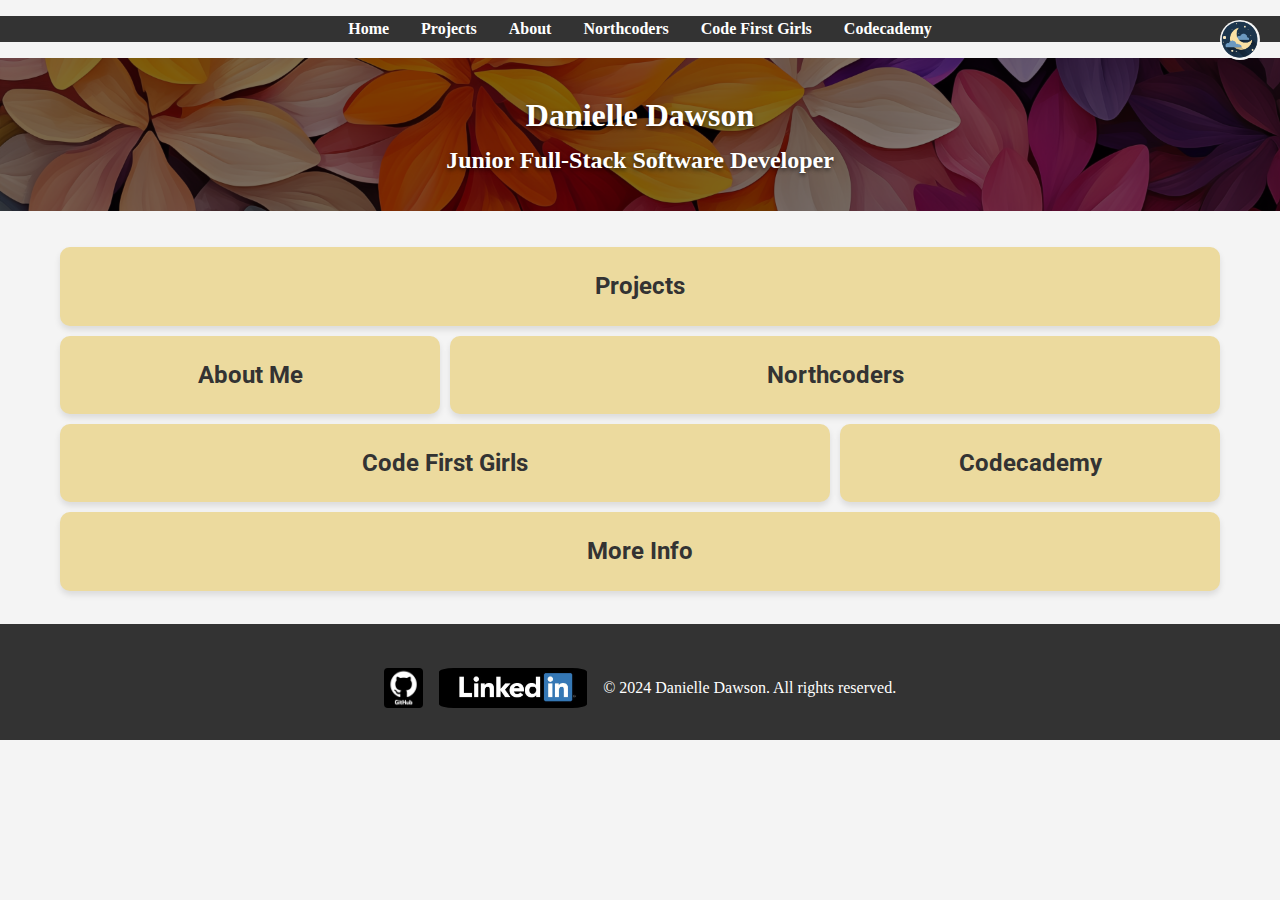
<file: index.html>
<!DOCTYPE html>
<html lang="en">
  <head>
    <meta charset="UTF-8" />
    <meta name="viewport" content="width=device-width, initial-scale=1.0" />
    <title>Danielle Dawson - Portfolio</title>
    <link rel="icon" href="images/avatar.png" type="image/png" />
    <link rel="preconnect" href="https://fonts.googleapis.com" />
    <link rel="preconnect" href="https://fonts.gstatic.com" crossorigin />
    <link
      href="https://fonts.googleapis.com/css2?family=Roboto:ital,wght@0,100;0,300;0,400;0,500;0,700;0,900;1,100;1,300;1,400;1,500;1,700;1,900&display=swap"
      rel="stylesheet"
    />
    <link rel="stylesheet" href="styles/main.css" />
  </head>
  <body>
    <header></header>
    <main>
      <section class="grid-container">
        <div class="grid-item item1" id="projects-link">
          <h3>Projects</h3>
          <div class="project-preview">
            <a href="projects.html?project=nc-news">NC-News</a><br />
            <a href="projects.html?project=ekans">Ekans</a><br />
            <a href="projects.html">View all...</a>
          </div>
        </div>
        <div class="grid-item item2">
          <a href="about.html">
            <h3>About Me</h3>
          </a>
        </div>
        <div class="grid-item item3">
          <a href="northcoders.html">
            <h3>Northcoders</h3>
          </a>
        </div>
        <div class="grid-item item5">
          <a href="code-first-girls.html">
            <h3>Code First Girls</h3>
          </a>
        </div>
        <div class="grid-item item6">
          <a href="codecademy.html">
            <h3>Codecademy</h3>
          </a>
        </div>
        <div class="grid-item item4">
          <h3>More Info</h3>
          <div class="additional-info">
            <p>
              I'm a freshly minted Junior software developer with the debugging
              skills of a caffeine-fueled owl and the inquisitive nature of Mr.
              Bean on his way to Cannes. Coding has become my greatest passion,
              transforming my life in ways I never imagined. Embarking on this
              journey has been nothing short of life-changing.
            </p>
            <br />
            <p>
              Outside of coding, I've developed strong empathy, patience, and
              organizational skills through various life experiences. When I’m
              not buried in code, you’ll find me dancing (I’m a Grade 8
              ballerina and ISTD certified tapper!), painting masterpieces, or
              trying to solve problems faster than they can create themselves. I
              thrive on creativity and positivity, and I’m excited to bring this
              energy into a junior developer role. Let's create something
              amazing together!
            </p>
          </div>
        </div>
      </section>
    </main>
    <script src="scripts/loadHeaderFooter.js"></script>
    <script src="scripts/main.js"></script>
  </body>
  <footer></footer>
</html>
</file>
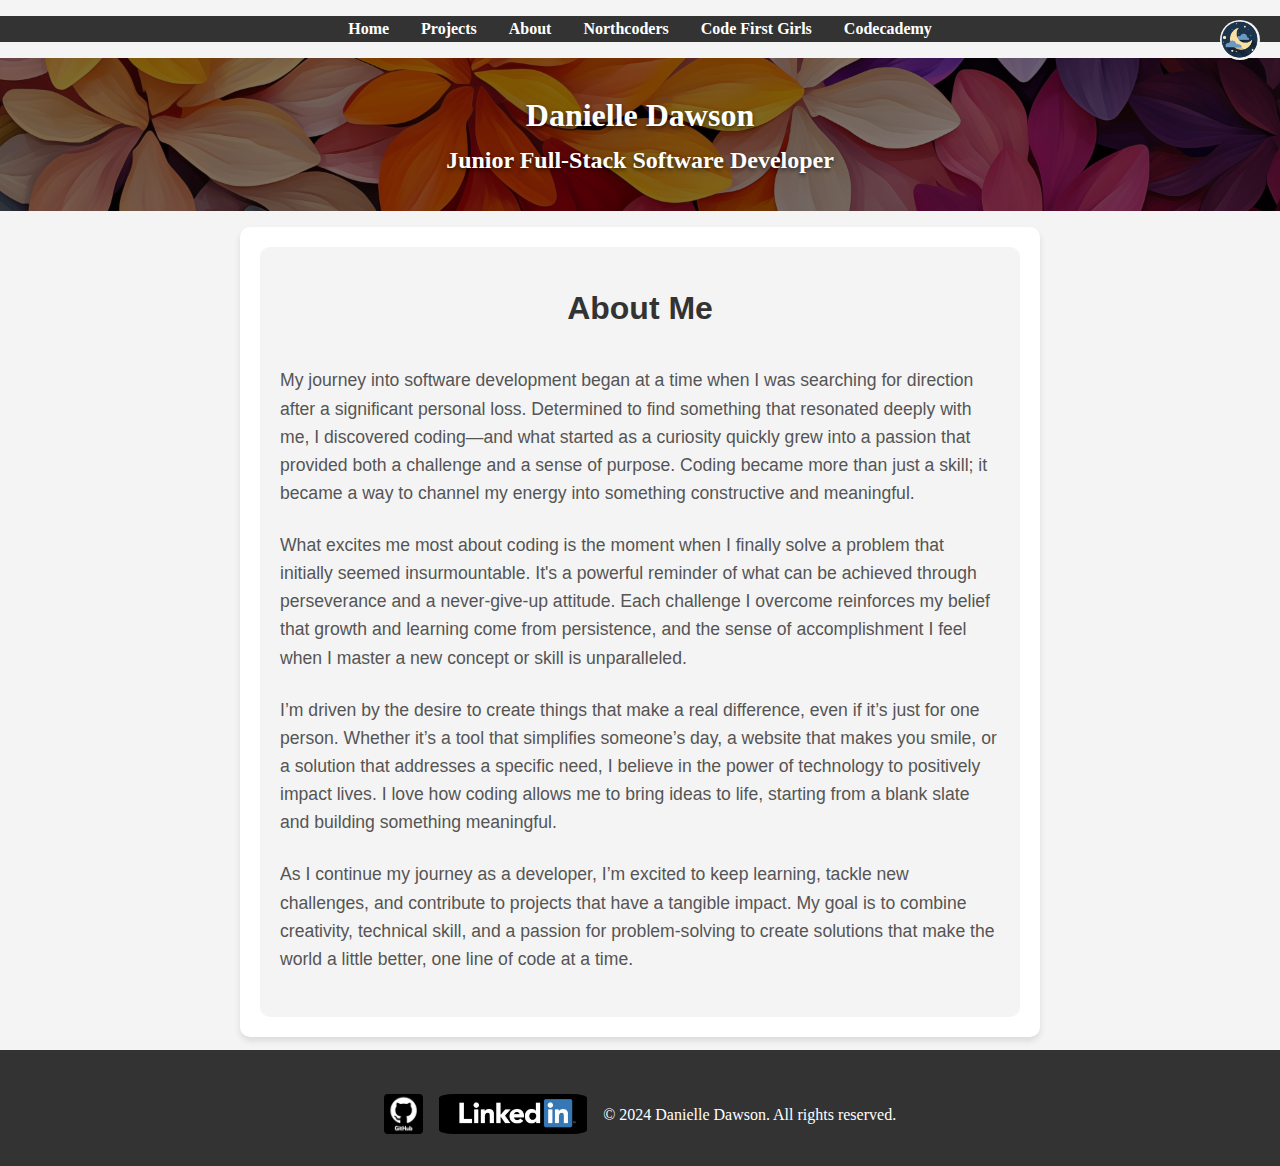
<file: about.html>
<!DOCTYPE html>
<html lang="en">
  <head>
    <meta charset="UTF-8" />
    <meta name="viewport" content="width=device-width, initial-scale=1.0" />
    <title>Danielle Dawson - About Me</title>
    <link rel="icon" href="images/avatar.png" type="image/png" />
    <link rel="stylesheet" href="styles/main.css" />
    <link rel="stylesheet" href="styles/article.css" />
  </head>
  <body>
    <header></header>
    <main>
      <article>
        <header><h2>About Me</h2></header>

        <p>
          My journey into software development began at a time when I was
          searching for direction after a significant personal loss. Determined
          to find something that resonated deeply with me, I discovered
          coding—and what started as a curiosity quickly grew into a passion
          that provided both a challenge and a sense of purpose. Coding became
          more than just a skill; it became a way to channel my energy into
          something constructive and meaningful.
        </p>
        <p>
          What excites me most about coding is the moment when I finally solve a
          problem that initially seemed insurmountable. It's a powerful reminder
          of what can be achieved through perseverance and a never-give-up
          attitude. Each challenge I overcome reinforces my belief that growth
          and learning come from persistence, and the sense of accomplishment I
          feel when I master a new concept or skill is unparalleled.
        </p>
        <p>
          I’m driven by the desire to create things that make a real difference,
          even if it’s just for one person. Whether it’s a tool that simplifies
          someone’s day, a website that makes you smile, or a solution that
          addresses a specific need, I believe in the power of technology to
          positively impact lives. I love how coding allows me to bring ideas to
          life, starting from a blank slate and building something meaningful.
        </p>
        <p>
          As I continue my journey as a developer, I’m excited to keep learning,
          tackle new challenges, and contribute to projects that have a tangible
          impact. My goal is to combine creativity, technical skill, and a
          passion for problem-solving to create solutions that make the world a
          little better, one line of code at a time.
        </p>
      </article>
    </main>
    <footer></footer>
    <script src="scripts/loadHeaderFooter.js"></script>
    <script src="scripts/main.js"></script>
  </body>
</html>
</file>
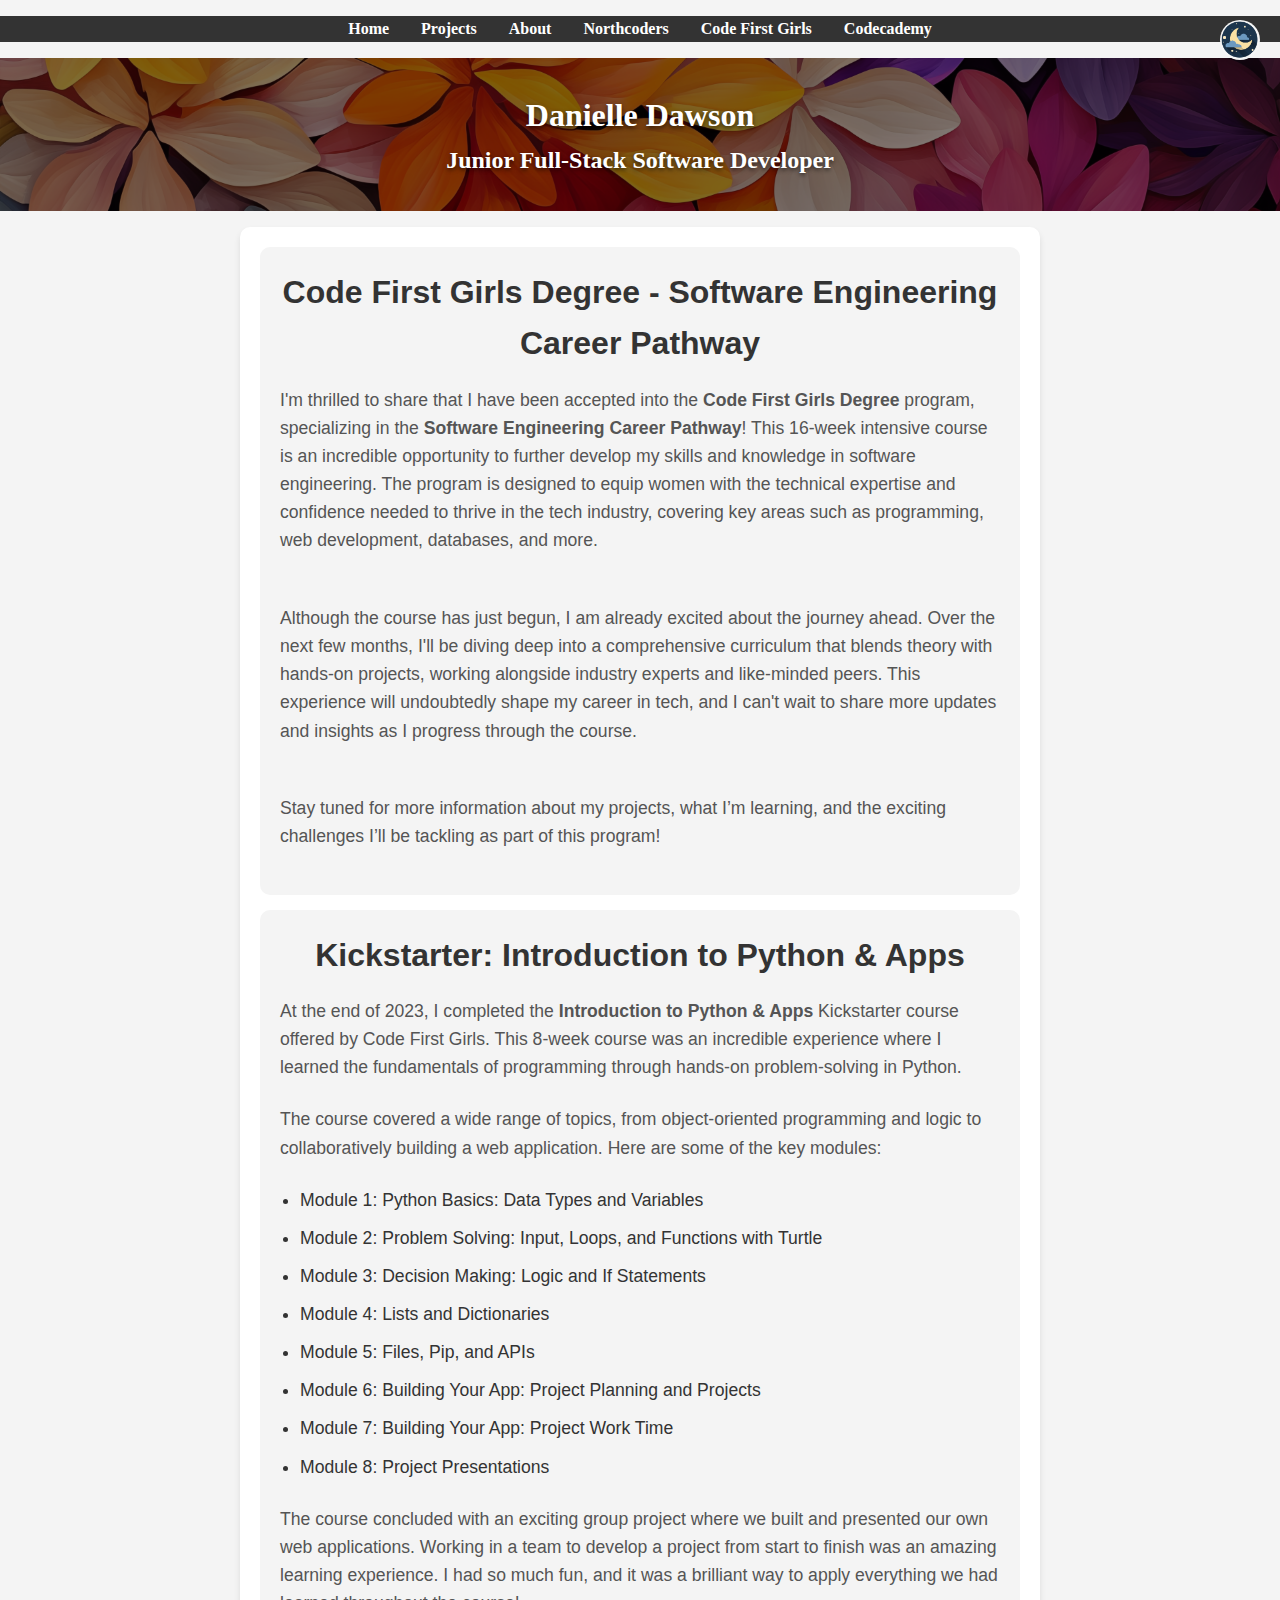
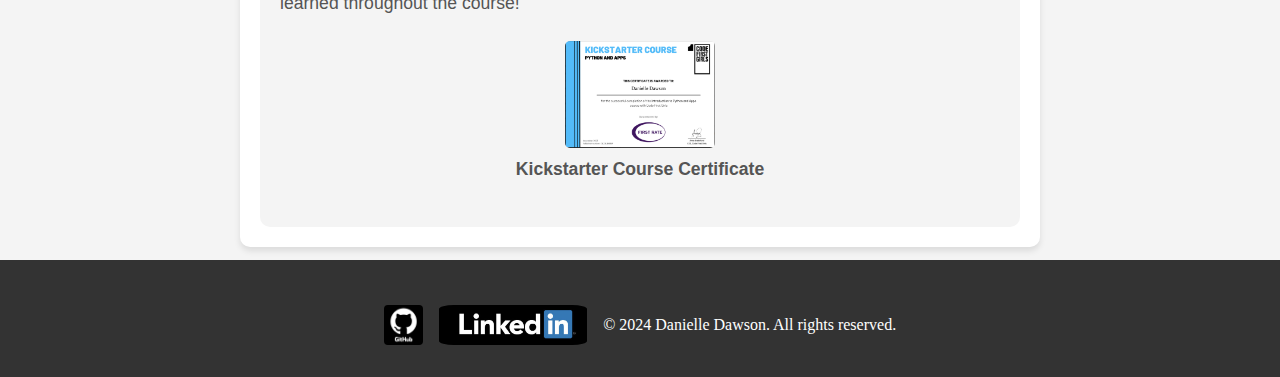
<file: code-first-girls.html>
<!DOCTYPE html>
<html lang="en">
  <head>
    <meta charset="UTF-8" />
    <meta name="viewport" content="width=device-width, initial-scale=1.0" />
    <title>Danielle Dawson - CFG</title>
    <link rel="icon" href="images/avatar.png" type="image/png" />
    <link rel="stylesheet" href="styles/main.css" />
    <link rel="stylesheet" href="styles/article.css" />
  </head>
  <body>
    <header></header>
    <main>
      <article class="cfg-degree-info">
        <h2>Code First Girls Degree - Software Engineering Career Pathway</h2>
        <p>
          I'm thrilled to share that I have been accepted into the
          <strong>Code First Girls Degree</strong> program, specializing in the
          <strong>Software Engineering Career Pathway</strong>! This 16-week
          intensive course is an incredible opportunity to further develop my
          skills and knowledge in software engineering. The program is designed
          to equip women with the technical expertise and confidence needed to
          thrive in the tech industry, covering key areas such as programming,
          web development, databases, and more.
        </p>
        <br />
        <p>
          Although the course has just begun, I am already excited about the
          journey ahead. Over the next few months, I'll be diving deep into a
          comprehensive curriculum that blends theory with hands-on projects,
          working alongside industry experts and like-minded peers. This
          experience will undoubtedly shape my career in tech, and I can't wait
          to share more updates and insights as I progress through the course.
        </p>
        <br />
        <p>
          Stay tuned for more information about my projects, what I’m learning,
          and the exciting challenges I’ll be tackling as part of this program!
        </p>
      </article>
      <article class="cfg-kickstarter-info">
        <h2>Kickstarter: Introduction to Python & Apps</h2>
        <p>
          At the end of 2023, I completed the
          <strong>Introduction to Python & Apps</strong> Kickstarter course
          offered by Code First Girls. This 8-week course was an incredible
          experience where I learned the fundamentals of programming through
          hands-on problem-solving in Python.
        </p>
        <p>
          The course covered a wide range of topics, from object-oriented
          programming and logic to collaboratively building a web application.
          Here are some of the key modules:
        </p>
        <ul>
          <li>Module 1: Python Basics: Data Types and Variables</li>
          <li>
            Module 2: Problem Solving: Input, Loops, and Functions with Turtle
          </li>
          <li>Module 3: Decision Making: Logic and If Statements</li>
          <li>Module 4: Lists and Dictionaries</li>
          <li>Module 5: Files, Pip, and APIs</li>
          <li>Module 6: Building Your App: Project Planning and Projects</li>
          <li>Module 7: Building Your App: Project Work Time</li>
          <li>Module 8: Project Presentations</li>
        </ul>
        <p>
          The course concluded with an exciting group project where we built and
          presented our own web applications. Working in a team to develop a
          project from start to finish was an amazing learning experience. I had
          so much fun, and it was a brilliant way to apply everything we had
          learned throughout the course!
        </p>
        <div class="certificate">
          <img
            src="images/certificates/python-kickstarter.png"
            alt="Python Kickstarter Course Certificate"
            class="certificate-thumbnail"
          />
          <p><strong>Kickstarter Course Certificate</strong></p>
        </div>

        <div id="certificateModal" class="modal">
          <span class="close">&times;</span>
          <img class="modal-content" id="certificateImage" />
          <div class="modal-caption">Kickstarter Course Certificate</div>
        </div>
      </article>
    </main>
    <footer></footer>
    <script src="scripts/loadHeaderFooter.js"></script>
    <script src="scripts/main.js"></script>
  </body>
</html>
</file>
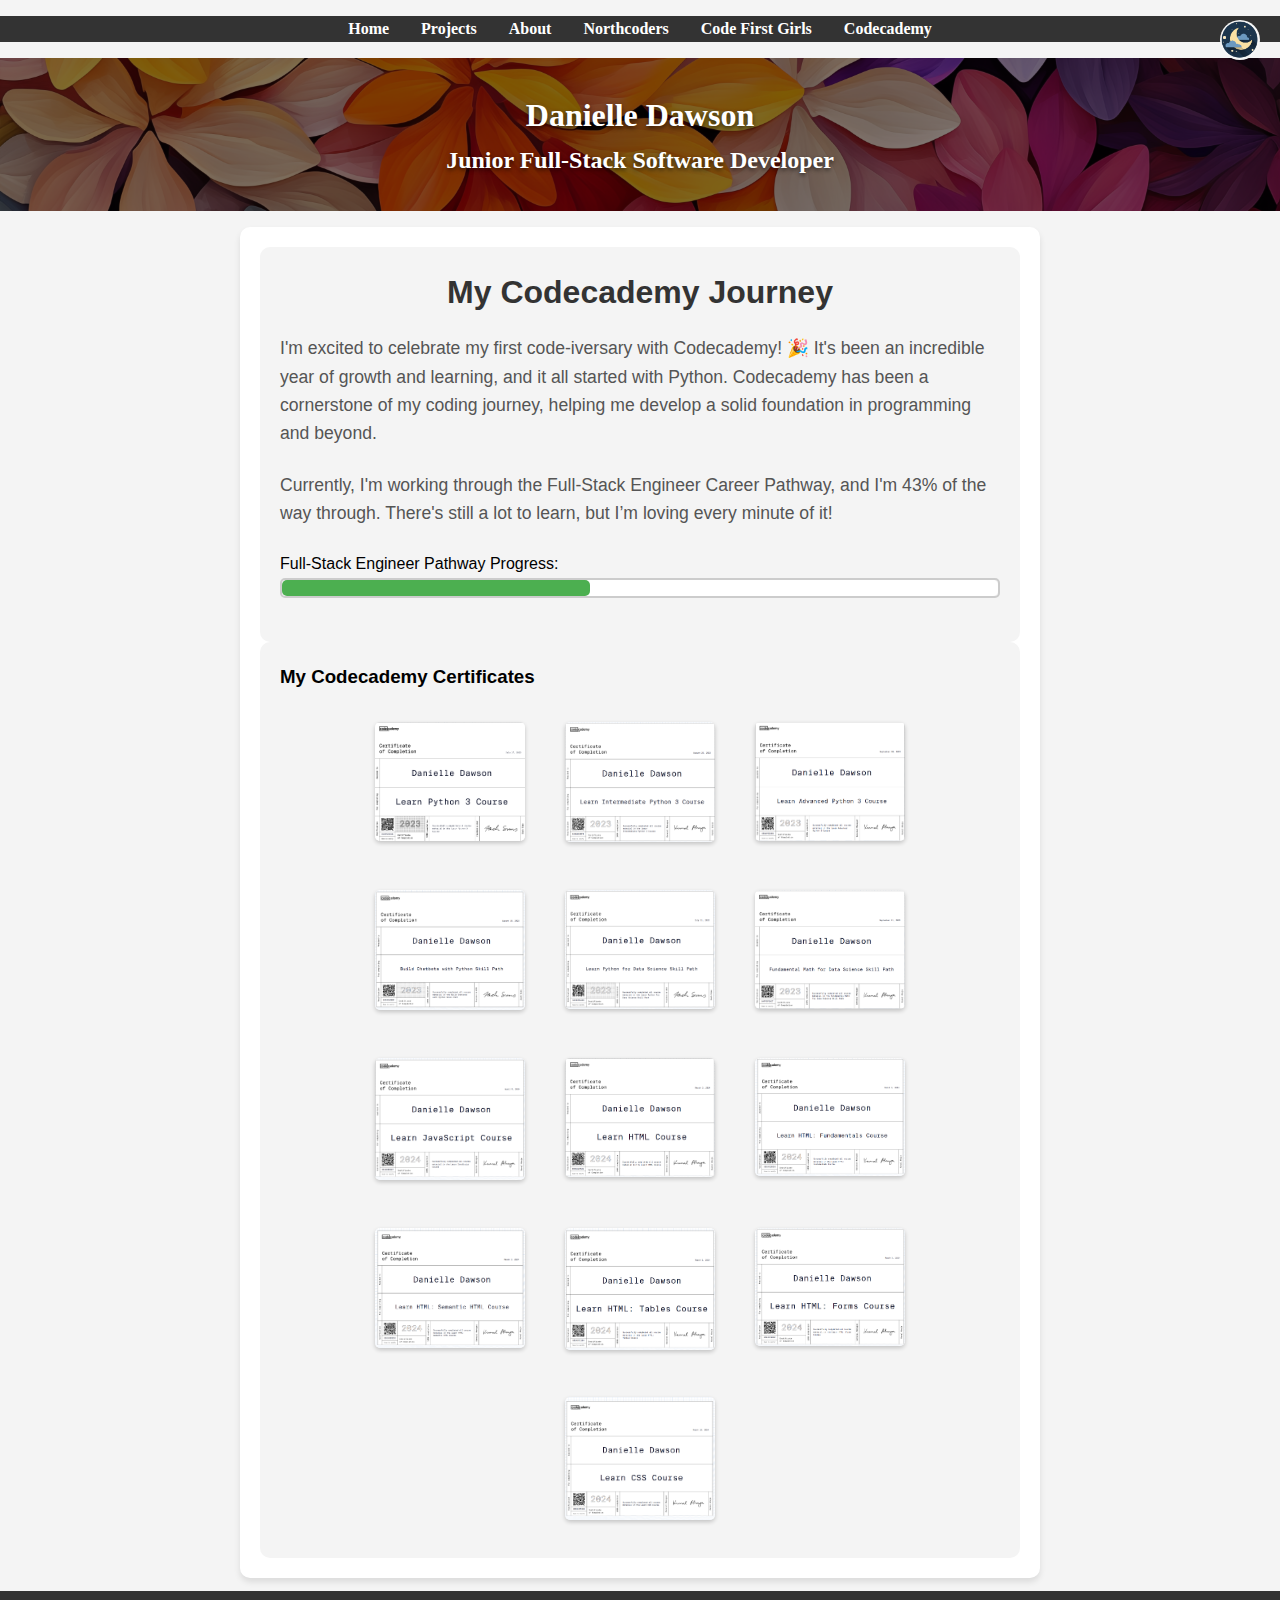
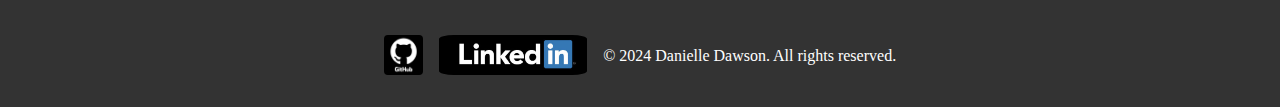
<file: codecademy.html>
<!DOCTYPE html>
<html lang="en">
  <head>
    <meta charset="UTF-8" />
    <meta name="viewport" content="width=device-width, initial-scale=1.0" />
    <title>Danielle Dawson - Codecademy</title>
    <link rel="icon" href="images/avatar.png" type="image/png" />
    <link rel="stylesheet" href="styles/main.css" />
    <link rel="stylesheet" href="styles/article.css" />
    <link rel="stylesheet" href="styles/lightbox.css" />
  </head>
  <body>
    <header></header>
    <main>
      <section>
        <article class="codecademy-info">
          <h2>My Codecademy Journey</h2>
          <p>
            I'm excited to celebrate my first code-iversary with Codecademy! 🎉
            It's been an incredible year of growth and learning, and it all
            started with Python. Codecademy has been a cornerstone of my coding
            journey, helping me develop a solid foundation in programming and
            beyond.
          </p>
          <p>
            Currently, I'm working through the Full-Stack Engineer Career
            Pathway, and I'm 43% of the way through. There's still a lot to
            learn, but I’m loving every minute of it!
          </p>
          <div class="progress-container">
            <label for="progress">Full-Stack Engineer Pathway Progress:</label>
            <progress id="progress" value="43" max="100">43%</progress>
          </div>
        </article>

        <article class="certificates">
          <h3>My Codecademy Certificates</h3>
          <div class="certificates-grid">
            <a href="images/certificates/python.png" class="lightbox">
              <img
                src="images/certificates/python.png"
                alt="Learn Python 3 Certificate"
              />
            </a>
            <a
              href="images/certificates/intermediate-python.png"
              class="lightbox"
            >
              <img
                src="images/certificates/intermediate-python.png"
                alt="Intermediate Python 3 Certificate"
              />
            </a>
            <a href="images/certificates/advanced-python.png" class="lightbox">
              <img
                src="images/certificates/advanced-python.png"
                alt="Advanced Python 3 Certificate"
              />
            </a>
            <a
              href="images/certificates/build-chatbots-with-python.png"
              class="lightbox"
            >
              <img
                src="images/certificates/build-chatbots-with-python.png"
                alt="Build Chatbots with Python Certificate"
              />
            </a>
            <a
              href="images/certificates/python-for-data-science.png"
              class="lightbox"
            >
              <img
                src="images/certificates/python-for-data-science.png"
                alt="Python for Data Science Certificate"
              />
            </a>
            <a
              href="images/certificates/math-for-data-science.png"
              class="lightbox"
            >
              <img
                src="images/certificates/math-for-data-science.png"
                alt="Fundamental Math for Data Science Certificate"
              />
            </a>
            <a href="images/certificates/javascript.png" class="lightbox">
              <img
                src="images/certificates/javascript.png"
                alt="Learn JavaScript Certificate"
              />
            </a>
            <a href="images/certificates/html.png" class="lightbox">
              <img
                src="images/certificates/html.png"
                alt="Learn HTML Certificate"
              />
            </a>
            <a
              href="images/certificates/html-fundamentals.png"
              class="lightbox"
            >
              <img
                src="images/certificates/html-fundamentals.png"
                alt="Learn HTML Fundamentals Certificate"
              />
            </a>
            <a href="images/certificates/semantic-html.png" class="lightbox">
              <img
                src="images/certificates/semantic-html.png"
                alt="Learn Semantic HTML Certificate"
              />
            </a>
            <a href="images/certificates/html-tables.png" class="lightbox">
              <img
                src="images/certificates/html-tables.png"
                alt="Learn HTML Tables Certificate"
              />
            </a>
            <a href="images/certificates/html-forms.png" class="lightbox">
              <img
                src="images/certificates/html-forms.png"
                alt="Learn HTML Forms Certificate"
              />
            </a>
            <a href="images/certificates/css.png" class="lightbox">
              <img
                src="images/certificates/css.png"
                alt="Learn CSS Certificate"
              />
            </a>
          </div>
        </article>
      </section>
    </main>
    <footer></footer>
    <script src="scripts/loadHeaderFooter.js"></script>
    <script src="scripts/main.js"></script>
    <script src="scripts/lightbox.js"></script>
  </body>
</html>
</file>
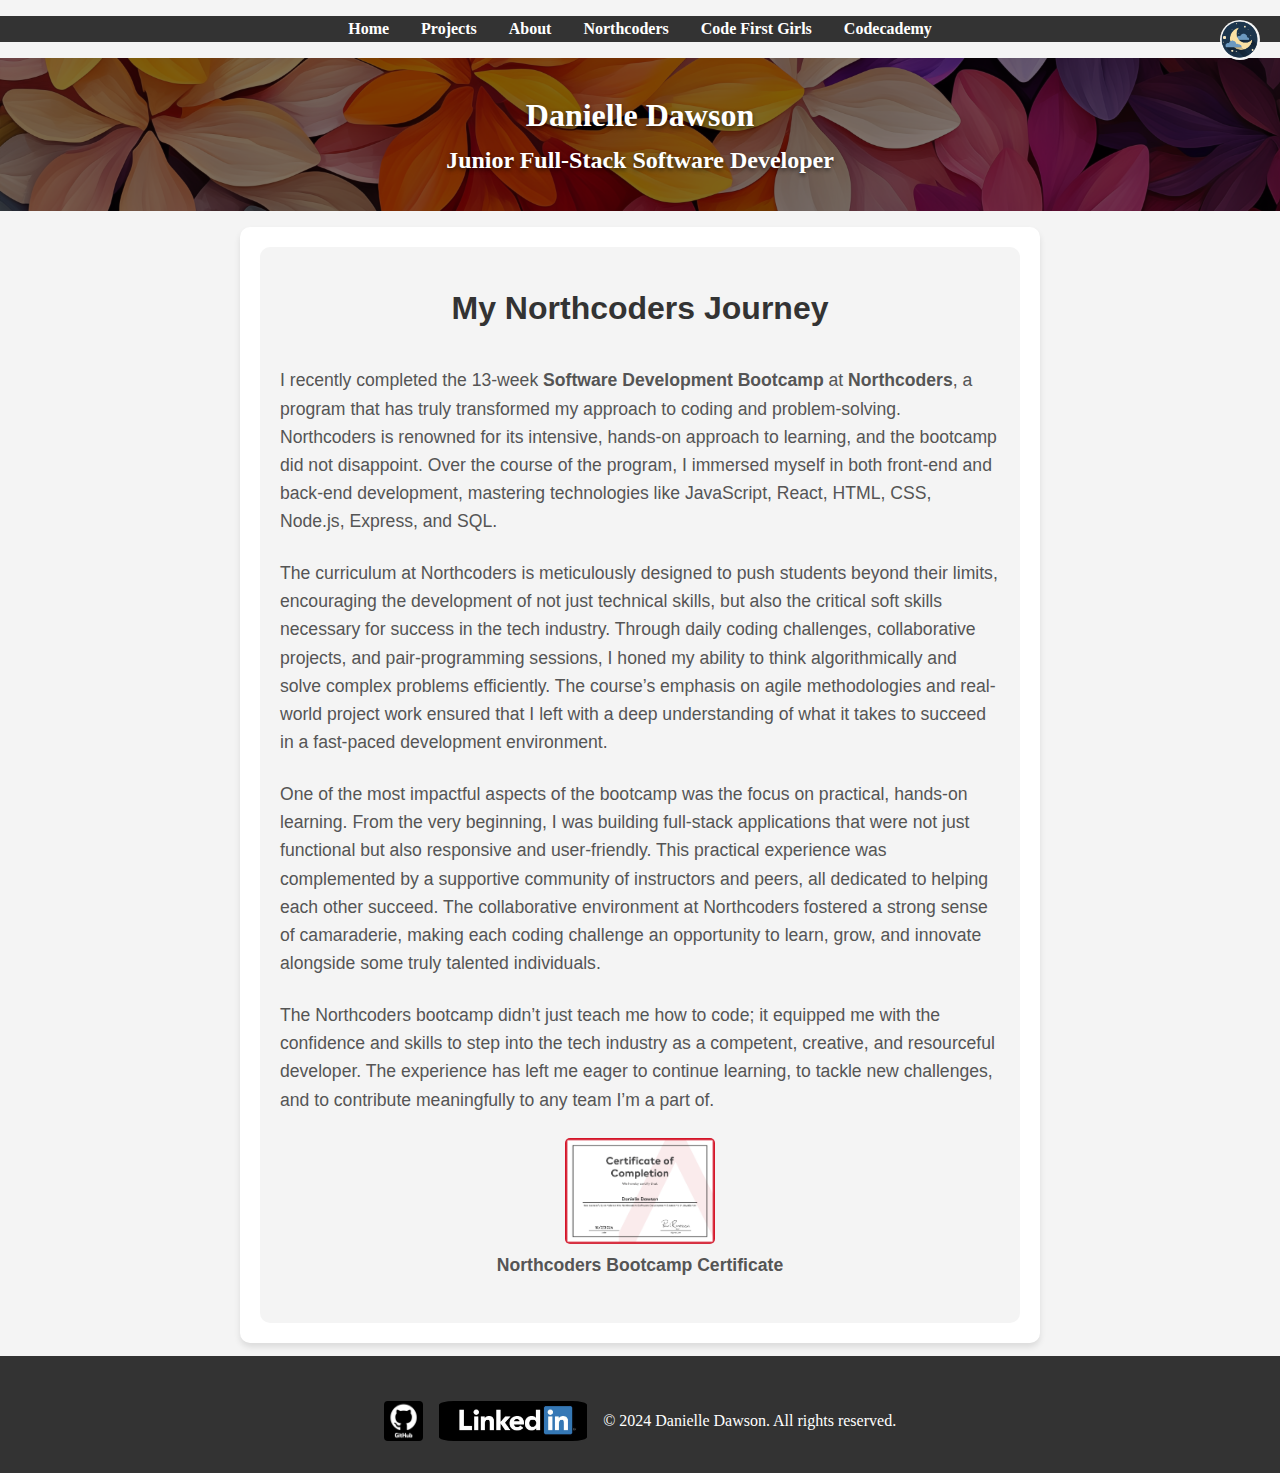
<file: northcoders.html>
<!DOCTYPE html>
<html lang="en">
  <head>
    <meta charset="UTF-8" />
    <meta name="viewport" content="width=device-width, initial-scale=1.0" />
    <title>Danielle Dawson - Northcoders</title>
    <link rel="icon" href="images/avatar.png" type="image/png" />
    <link rel="stylesheet" href="styles/main.css" />
    <link rel="stylesheet" href="styles/article.css" />
  </head>
  <body>
    <header></header>
    <main>
      <article>
        <header>
          <h2>My Northcoders Journey</h2>
        </header>
        <p>
          I recently completed the 13-week
          <strong>Software Development Bootcamp</strong> at
          <strong>Northcoders</strong>, a program that has truly transformed my
          approach to coding and problem-solving. Northcoders is renowned for
          its intensive, hands-on approach to learning, and the bootcamp did not
          disappoint. Over the course of the program, I immersed myself in both
          front-end and back-end development, mastering technologies like
          JavaScript, React, HTML, CSS, Node.js, Express, and SQL.
        </p>
        <p>
          The curriculum at Northcoders is meticulously designed to push
          students beyond their limits, encouraging the development of not just
          technical skills, but also the critical soft skills necessary for
          success in the tech industry. Through daily coding challenges,
          collaborative projects, and pair-programming sessions, I honed my
          ability to think algorithmically and solve complex problems
          efficiently. The course’s emphasis on agile methodologies and
          real-world project work ensured that I left with a deep understanding
          of what it takes to succeed in a fast-paced development environment.
        </p>
        <p>
          One of the most impactful aspects of the bootcamp was the focus on
          practical, hands-on learning. From the very beginning, I was building
          full-stack applications that were not just functional but also
          responsive and user-friendly. This practical experience was
          complemented by a supportive community of instructors and peers, all
          dedicated to helping each other succeed. The collaborative environment
          at Northcoders fostered a strong sense of camaraderie, making each
          coding challenge an opportunity to learn, grow, and innovate alongside
          some truly talented individuals.
        </p>
        <p>
          The Northcoders bootcamp didn’t just teach me how to code; it equipped
          me with the confidence and skills to step into the tech industry as a
          competent, creative, and resourceful developer. The experience has
          left me eager to continue learning, to tackle new challenges, and to
          contribute meaningfully to any team I’m a part of.
        </p>
        <div class="certificate">
          <img
            src="images/certificates/northcoders.png"
            alt="Northcoders Bootcamp Certificate"
            class="certificate-thumbnail"
          />
          <p><strong>Northcoders Bootcamp Certificate</strong></p>
        </div>

        <div id="certificateModal" class="modal">
          <span class="close">&times;</span>
          <img class="modal-content" id="certificateImage" />
          <div class="modal-caption">Northcoders Bootcamp Certificate</div>
        </div>
      </article>
    </main>

    <footer></footer>
    <script src="scripts/loadHeaderFooter.js"></script>
    <script src="scripts/main.js"></script>
  </body>
</html>
</file>
<file: styles/main.css>
/* Global Styles */
* {
  margin: 0;
  padding: 0;
  box-sizing: border-box;
}

body {
  font-family: "Arial, sans-serif";
  line-height: 1.6;
  background-color: #f4f4f4;
  display: flex;
  flex-direction: column;
  min-height: 100vh;
  transition: background-color 0.4s ease, color 0.4s ease;
}

header {
  padding: 1rem 0;
  text-align: center;
  position: relative;
}

nav ul {
  background-color: #333;
  display: flex;
  justify-content: center;
  list-style: none;
  margin-bottom: 1rem;
}

nav ul li {
  margin: 0 1rem;
}

nav ul li a {
  color: white;
  text-decoration: none;
  font-weight: bold;
}

.header-link {
  text-decoration: none;
  color: inherit;
}

.header-content {
  position: relative;
  background: url("../images/colorful-flowers.png") center/cover no-repeat;
  padding: 2rem;
  color: white;
  text-shadow: 0 2px 4px rgba(0, 0, 0, 0.6);
}

.header-content::before {
  content: "";
  position: absolute;
  top: 0;
  left: 0;
  width: 100%;
  height: 100%;
  background: rgba(0, 0, 0, 0.5);
  z-index: 1;
}

.header-content h1,
.header-content h2 {
  position: relative;
  z-index: 2;
}

h1,
h2 {
  margin: 0;
}

/* Dark mode styles */
body.dark-mode {
  background-color: #121212;
  color: #ffffff;
}

#theme-toggle {
  position: fixed;
  top: 20px;
  right: 20px;
  width: 40px;
  height: 40px;
  cursor: pointer;
  border-radius: 50%;
  z-index: 10;
}

/* Grid Container and Items */
.grid-container {
  display: grid;
  grid-template-columns: repeat(3, 1fr);
  gap: 10px;
  padding: 20px;
  max-width: 1200px;
  margin: auto;
  font-family: "Roboto", sans-serif;
}

.grid-item {
  background-color: #ecda9e;
  border-radius: 10px;
  box-shadow: 0 4px 6px rgba(0, 0, 0, 0.1);
  transition: transform 0.3s ease, background-color 0.3s ease, height 0.3s ease;
  overflow: hidden;
  padding: 20px;
  position: relative;
  text-align: center;
}

.grid-item a {
  text-decoration: none;
  color: inherit;
}

.grid-item h3 {
  margin: 0;
  font-size: 1.5rem;
  color: #333;
}

.grid-item .additional-info {
  display: none;
  opacity: 0;
  transition: opacity 0.3s ease;
  margin-top: 10px;
  text-align: left;
}

.grid-item.expanded .additional-info {
  display: block;
  opacity: 1;
}

.grid-item.expanded {
  background-color: #ffcdd2;
}

.grid-item.expanded h3 {
  text-align: center;
  margin-bottom: 10px;
}

/* Specific Grid Items */
.item1 {
  grid-column: 1 / 4;
  grid-row: 1 / 2;
}

.item2 {
  grid-column: 1 / 2;
  grid-row: 2 / 3;
}

.item3 {
  grid-column: 2 / 4;
  grid-row: 2 / 3;
}

.item5 {
  grid-column: 1 / 3;
  grid-row: 3 / 4;
}

.item6 {
  grid-column: 3 / 4;
  grid-row: 3 / 4;
}

.item4 {
  grid-column: 1 / 4;
  grid-row: 4 / 5;
}

/* Hover Effects */
.grid-item:hover {
  background-color: #a5d6a7;
  transform: scale(1.05);
}

/* Footer */
footer {
  text-align: center;
  padding: 1rem;
  background-color: #333;
  color: white;
  margin-top: 1%;
  display: flex;
  justify-content: center;
  align-items: center;
  gap: 1rem;
}

footer img {
  height: 40px;
  width: auto;
  vertical-align: middle;
  border-radius: 10%;
}

/* Project Preview */
.project-preview {
  display: none;
  text-align: center;
  padding-top: 10px;
  margin-right: 3%;
}

#projects-link.expanded .project-preview {
  display: inline-block;
}

.project-preview a {
  display: flex;
  align-items: center;
  color: #333;
  text-decoration: none;
  font-size: 1rem;
  margin: 5px 0;
  padding-left: 2em;
  position: relative;
}

.project-preview a::before {
  content: "🌸";
  font-size: 1.2rem;
  color: #ff6f61;
  margin-right: 10px;
}

/* Responsive Design */
@media (max-width: 768px) {
  .grid-container {
    grid-template-columns: 1fr;
  }

  .item1,
  .item4 {
    grid-column: 1 / 2;
  }

  .header-content {
    padding: 1rem;
  }

  #theme-toggle {
    width: 30px;
    height: 30px;
  }

  .grid-item {
    padding: 10px;
  }

  .grid-item h3 {
    font-size: 1.25rem;
  }

  .project-preview a {
    font-size: 0.875rem;
  }

  footer img {
    height: 30px;
  }
}

@media (max-width: 480px) {
  .header-content {
    padding: 0.5rem;
  }

  .grid-item h3 {
    font-size: 1rem;
  }

  .project-preview a {
    font-size: 0.75rem;
  }

  footer img {
    height: 25px;
  }
}

/*certificates and progress bar on codecademy page*/
.certificates-grid {
  display: flex;
  flex-wrap: wrap;
  justify-content: center;
  gap: 20px;
  margin-top: 20px;
}

.progress-container {
  margin: 20px 0;
}

/* Progress Bar Styles */
.progress-container {
  margin: 20px 0;
}

progress {
  width: 100%;
  height: 20px;
  border-radius: 5px;
  border: 2px solid #ccc;
  background-color: #f3f3f3;
}

progress::-webkit-progress-bar {
  background-color: rgb(255, 255, 255);
  border-radius: 5px;
}

progress::-webkit-progress-value {
  background-color: #4caf50;
  border-radius: 5px;
}

progress::-moz-progress-bar {
  background-color: #4caf50;
  border-radius: 5px;
}
</file>
<file: styles/article.css>
main {
  padding: 20px;
  max-width: 800px;
  margin: auto;
  background-color: #fff;
  border-radius: 10px;
  box-shadow: 0 4px 6px rgba(0, 0, 0, 0.1);
  font-family: "Roboto", sans-serif;
}

article {
  padding: 20px;
  background-color: #f4f4f4;
  border-radius: 10px;
}

article h2 {
  font-size: 2rem;
  margin-bottom: 1rem;
  color: #333;
  text-align: center;
}

article p {
  margin-bottom: 1.5rem;
  font-size: 1.1rem;
  line-height: 1.6;
  color: #555;
}

article ul {
  list-style-type: disc;
  padding-left: 20px;
  margin-bottom: 1.5rem;
  color: #555;
}

article ul li {
  margin-bottom: 10px;
  font-size: 1.1rem;
  line-height: 1.6;
  color: #333;
}

article ul li::marker {
  color: #333;
}

@media (max-width: 768px) {
  main {
    padding: 15px;
  }

  article {
    padding: 15px;
  }
}

.project-grid {
  display: grid;
  grid-template-columns: repeat(auto-fit, minmax(400px, 1fr));
  gap: 20px;
  padding: 20px;
}

.project-card {
  background-color: #fff;
  border-radius: 10px;
  box-shadow: 0 4px 6px rgba(0, 0, 0, 0.1);
  overflow: hidden;
  transition: all 0.3s ease;
  cursor: pointer;
  padding: 20px;
  max-width: 100%;
}

.project-header {
  display: flex;
  align-items: center;
  margin-bottom: 10px;
}

.project-card img {
  float: left;
  clear: left;
  margin-right: 20px;
  width: 150px;
  height: auto;
  border-radius: 5px;
}

.project-card h3 {
  font-size: 1.5rem;
  color: #333;
  margin: 0;
  line-height: 1.2;
}

.project-details {
  display: none;
  background-color: #f4f4f4;
  font-size: 1rem;
  color: #555;
  overflow: hidden;
  flex-grow: 1;
}

.project-card.expanded .project-details {
  display: block;
  margin-top: 10px;
}

.project-card.expanded {
  background-color: #f9f9f9;
}

.project-card .project-details p,
.project-card .project-details ul {
  margin: 0 0 10px 0;
}

.project-card .project-details ul {
  padding-left: 20px;
}

.project-card video {
  margin-top: 10px;
  max-width: 100%;
}

@media (max-width: 768px) {
  .project-header {
    flex-direction: column;
    align-items: flex-start;
  }

  .project-card img {
    float: none;
    margin: 0 0 10px 0;
    width: 100%;
  }

  .project-card h3 {
    margin-top: 10px;
    text-align: center;
  }
}

.project-images img {
  display: block;
  margin-bottom: 10px;
  max-width: 150px;
  height: auto;
  border-radius: 5px;
}

.project-images img:last-child {
  margin-bottom: 0;
}

.project-header {
  display: flex;
  align-items: center;
  margin-bottom: 10px;
}

.project-card h3 {
  margin: 0 0 0 20px;
  font-size: 1.5rem;
  color: #333;
  line-height: 1.2;
}

.modal {
  display: none;
  position: fixed;
  z-index: 1000;
  left: 0;
  top: 0;
  width: 100%;
  height: 100%;
  overflow: auto;
  background-color: rgba(0, 0, 0, 0.8);
}

.modal-content {
  margin: auto;
  display: block;
  width: 80%;
  max-width: 700px;
}

.close {
  position: absolute;
  top: 20px;
  right: 35px;
  color: #fff;
  font-size: 40px;
  font-weight: bold;
  cursor: pointer;
}

.close:hover,
.close:focus {
  color: #bbb;
  text-decoration: none;
}

.modal-caption {
  margin: auto;
  display: block;
  text-align: center;
  color: #ccc;
  padding: 10px 0;
}

.tech-stack-title,
.features-title {
  font-size: 1.2rem;
  font-weight: bold;
  color: #333;
  margin-bottom: 10px;
}

.tech-stack-list,
.features-list {
  list-style-type: disc;
  margin: 0;
  padding-left: 20px;
  font-size: 1rem;
  color: #555;
}

.button-container {
  margin-top: 20px;
  text-align: center;
}

.github-button {
  display: inline-block;
  background-color: #333;
  color: #fff;
  padding: 10px 20px;
  font-size: 1rem;
  font-weight: bold;
  text-decoration: none;
  border-radius: 5px;
  transition: background-color 0.3s, transform 0.3s;
  margin: 10px;
}

.github-button:hover,
.github-button:focus {
  background-color: #555;
  transform: translateY(-2px);
}

.github-button:active {
  background-color: #222;
  transform: translateY(0);
}

.cfg-kickstarter-info {
  margin-top: 2%;
}

.certificate {
  margin-top: 20px;
  text-align: center;
}

.certificate-thumbnail {
  max-width: 150px;
  cursor: pointer;
  border-radius: 5px;
  transition: transform 0.3s ease;
}

.certificate-thumbnail:hover {
  transform: scale(1.05);
}
</file>
